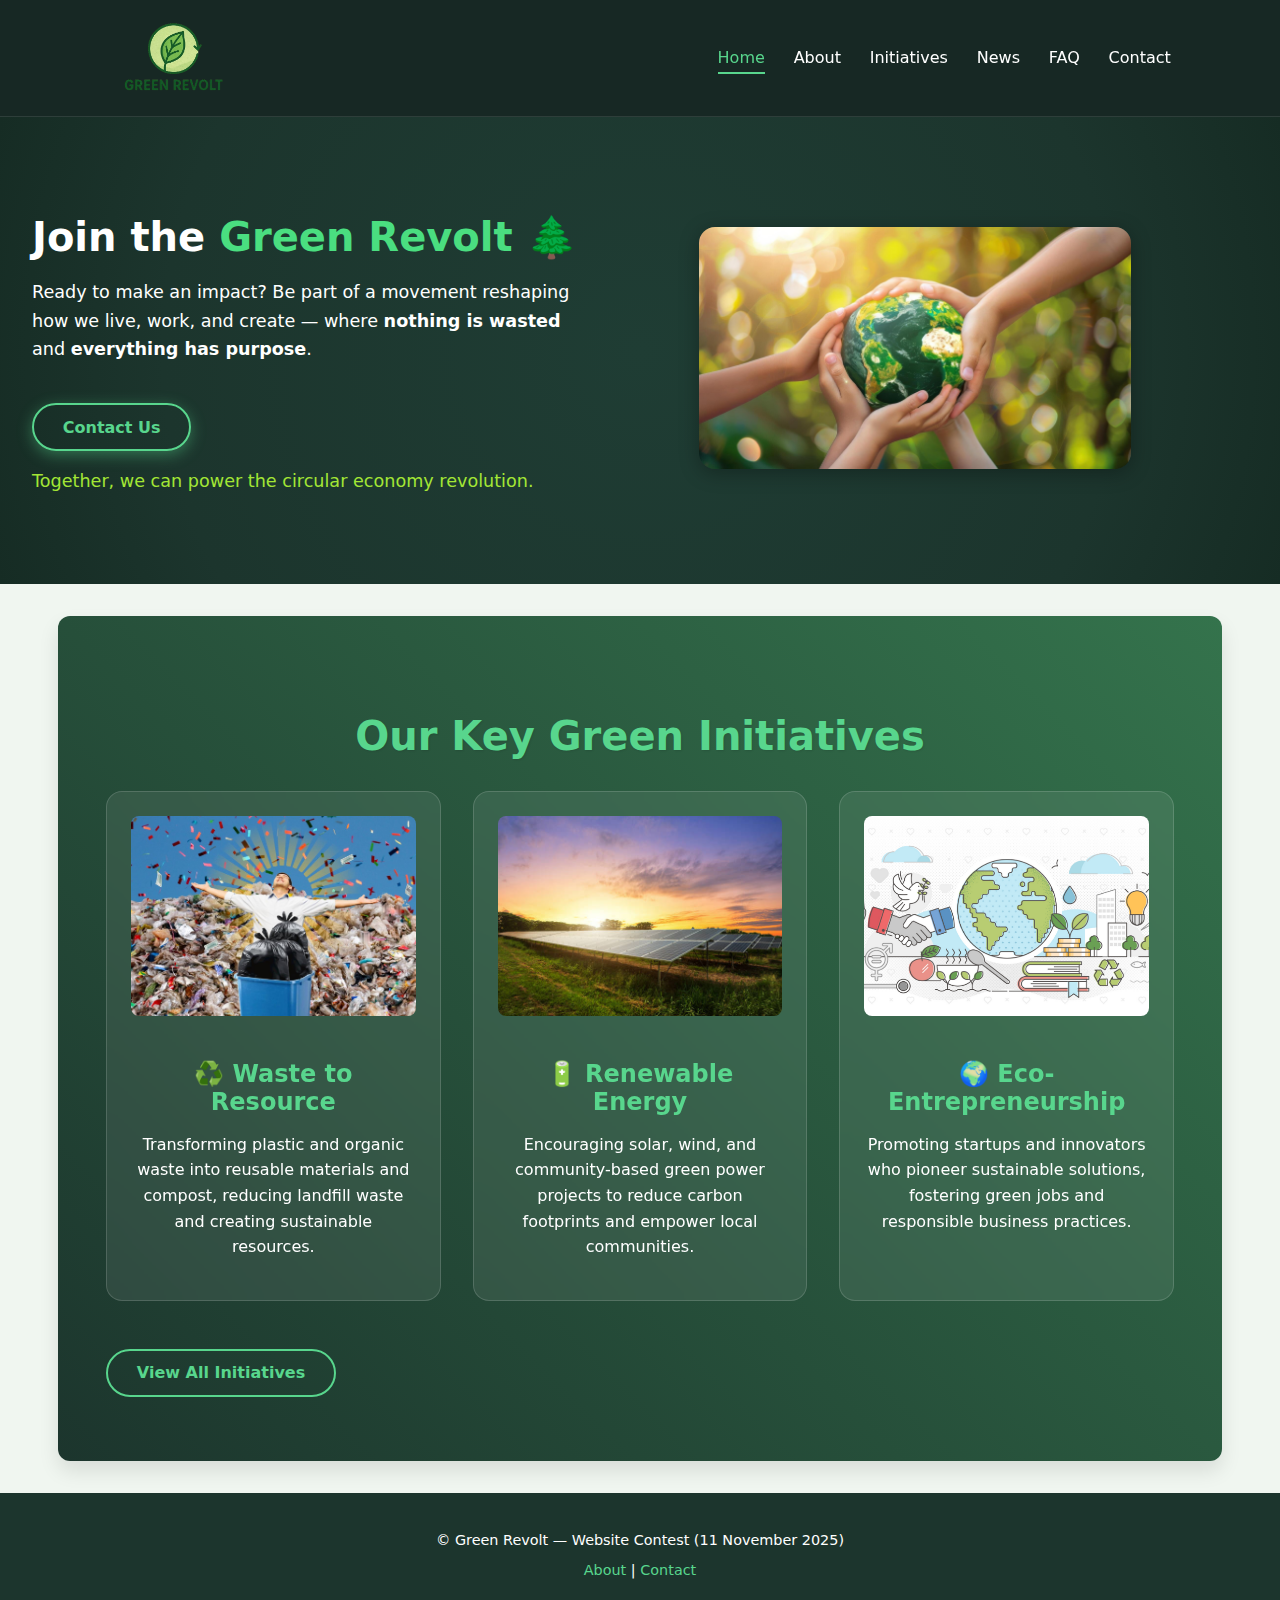
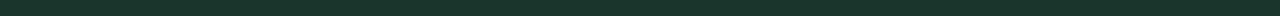
<file: index.html>
<!DOCTYPE html>
<html lang="en">
<head>
  <meta charset="UTF-8">
  <meta name="viewport" content="width=device-width, initial-scale=1.0">
  <meta name="title" content="Green Revolt – Circular Economy & Green Entrepreneurshipy">
<meta name="description" content="Join Green Revolt: empowering eco-friendly innovation, sustainability, and the circular economy movement.">
<meta name="image" content="https://your-site-url.com/preview.jpg">

  <title>Green Revolt</title>

  <link rel="icon" href="favicon.ico" type="image/x-icon">
  <link rel="stylesheet" href="styles.css">
</head>

<body>
  <!-- HEADER / NAVIGATION -->
  <header class="header">
    <div class="container nav-container">
      <div class="branding">
        <img src="logo.png" alt="Green Revolt Logo" class="logo">
      </div>

      <nav class="navbar">
        <ul>
          <li><a href="index.html" class="active">Home</a></li>
          <li><a href="about.html">About</a></li>
          <li><a href="initiatives.html">Initiatives</a></li>
		  <li><a href="news.html">News</a></li>
          <li><a href="faq.html">FAQ</a></li>
          <li><a href="contact.html">Contact</a></li>
        </ul>
      </nav>

      <button id="menuToggle" class="menu-toggle">☰</button>
    </div>
  </header>

<!-- HERO SECTION -->
<section class="hero flex-container">
  <div class="hero-text">
    <h2>Join the <span class="highlight">Green Revolt 🌲</span></h2>
    <p>
      Ready to make an impact? Be part of a movement reshaping how we live, work, and create — 
      where <strong>nothing is wasted</strong> and <strong>everything has purpose</strong>.
    </p>
    <a href="contact.html" class="btn btn-primary">Contact Us</a>
    <p class="note">Together, we can power the circular economy revolution.</p>
  </div>

  <div class="hero-image">
    <img src="./images/heropage.jpeg" alt="People collaborating for sustainability">
  </div>
</section>
  <!-- ABOUT PREVIEW -->
<section class="rest preview-section">
  <div class="container">
    <h2>Our Key Green Initiatives</h2>
    <div class="card-grid">
      <!-- Waste to Resource Card -->
      <div class="card">
        <div class="image-container">
          <img src="./images/Waste to Wealth.jpg" alt="Waste to Resource Project" class="card-image">
        </div>
        <h3>♻️ Waste to Resource</h3>
        <p>Transforming plastic and organic waste into reusable materials and compost, reducing landfill waste and creating sustainable resources.</p>
      </div>

      <!-- Renewable Energy Card -->
      <div class="card">
        <div class="image-container">
          <img src="./images/solar panel.jpg" alt="Renewable Energy Projects" class="card-image">
        </div>
        <h3>🔋 Renewable Energy</h3>
        <p>Encouraging solar, wind, and community-based green power projects to reduce carbon footprints and empower local communities.</p>
      </div>

      <!-- Eco-Entrepreneurship Card -->
      <div class="card">
        <div class="image-container">
          <img src="./images/green entrepreneurship.png" class="card-image">
        </div>
        <h3>🌍 Eco-Entrepreneurship</h3>
        <p>Promoting startups and innovators who pioneer sustainable solutions, fostering green jobs and responsible business practices.</p>
      </div>
    </div>
    <a href="initiatives.html" class="btn">View All Initiatives</a>
  </div>
</section>


  <!-- FOOTER -->
  <footer>
    <p>© <span id="year"></span> Green Revolt — Website Contest (11 November 2025)</p>
    <p>
      <a href="about.html">About</a> |
      <a href="contact.html">Contact</a>
    </p>
  </footer>
</body>
</html>
</file>
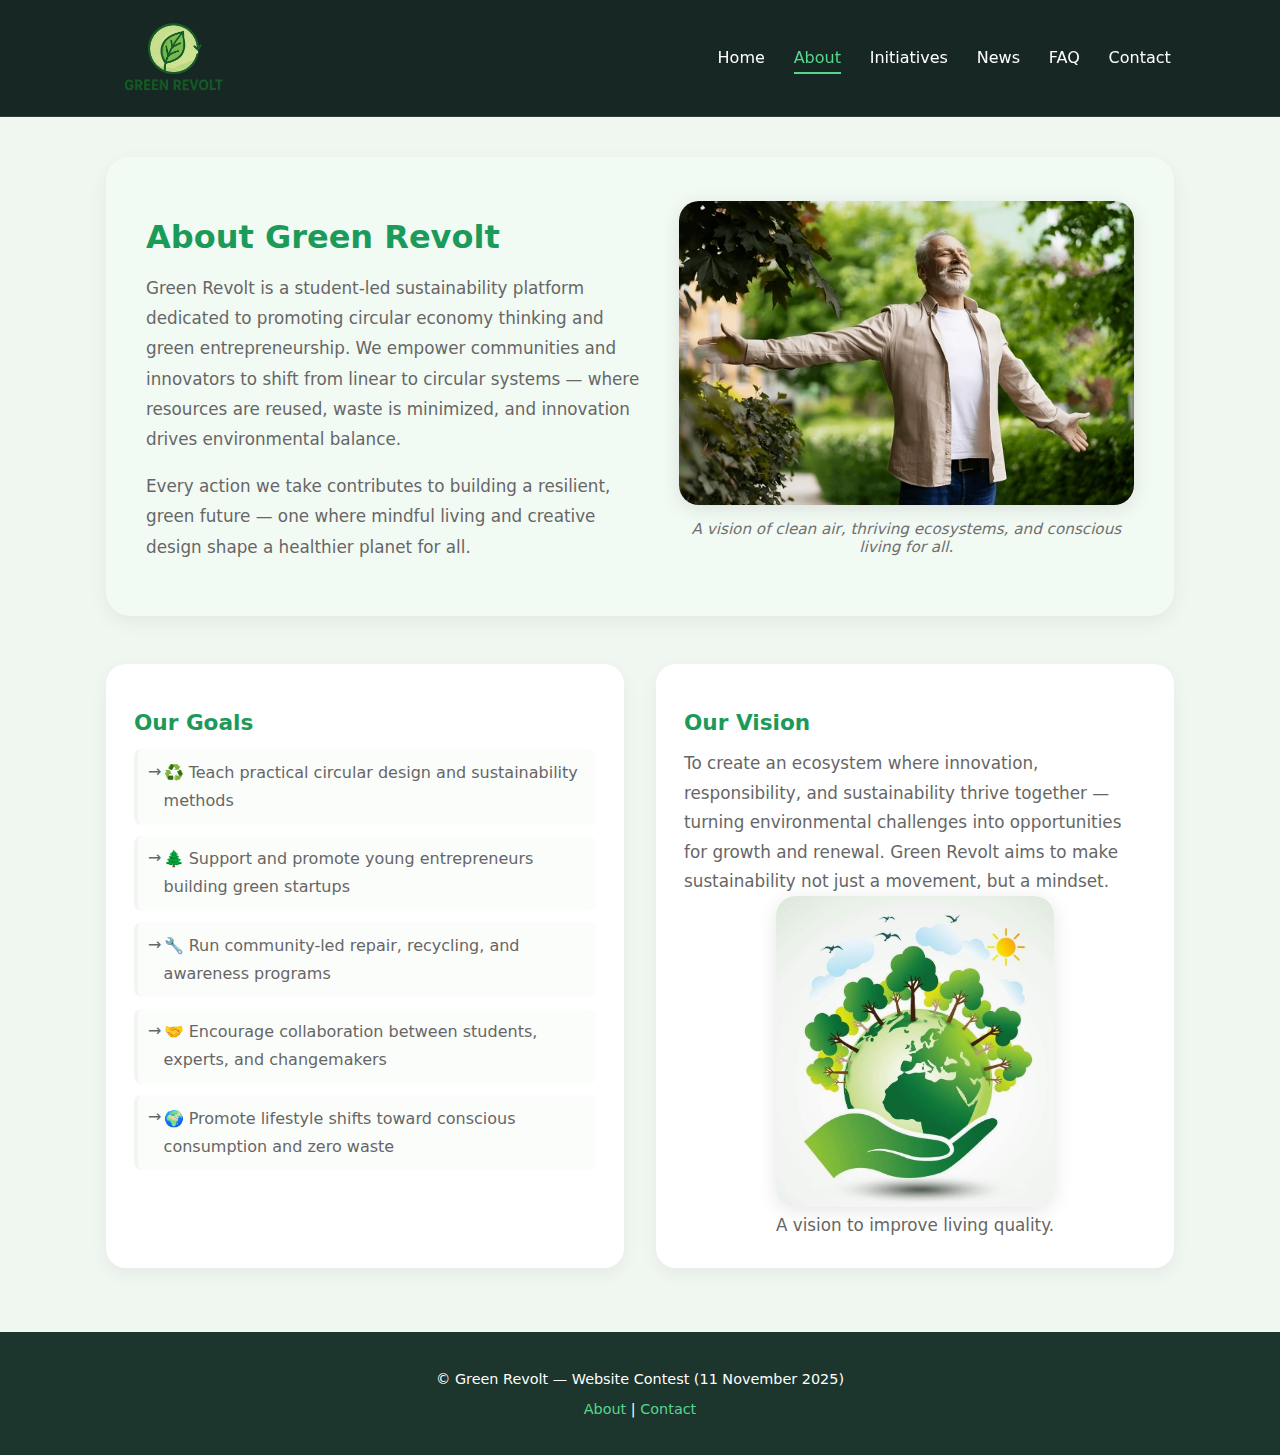
<file: about.html>
<!doctype html>
<html lang="en">
<head>
<meta charset="utf-8">
<meta name="viewport" content="width=device-width,initial-scale=1">
<title>About — Green Revolt</title>
<link rel="icon" href="/favicon.ico">
<link rel="stylesheet" href="/styles.css">
</head>
<body>
  <!-- HEADER / NAVIGATION -->
  <header class="header">
    <div class="container nav-container">
      <div class="branding">
        <img src="logo.png" alt="Green Revolt Logo" class="logo">
      </div>

      <nav class="navbar">
        <ul>
          <li><a href="index.html">Home</a></li>
          <li><a href="about.html" class="active">About</a></li>
          <li><a href="initiatives.html">Initiatives</a></li>
		  <li><a href="news.html">News</a></li>
          <li><a href="faq.html">FAQ</a></li>
          <li><a href="contact.html">Contact</a></li>
        </ul>
      </nav>

      <button id="menuToggle" class="menu-toggle">☰</button>
    </div>
  </header>

<main class="container about-page">
  <section class="about-hero">
    <div class="about-text">
      <h1>About Green Revolt</h1>
      <p>
        Green Revolt is a student-led sustainability platform dedicated to promoting circular economy thinking 
        and green entrepreneurship. We empower communities and innovators to shift from linear to circular systems — 
        where resources are reused, waste is minimized, and innovation drives environmental balance.
      </p>
      <p>
        Every action we take contributes to building a resilient, green future — one where mindful living 
        and creative design shape a healthier planet for all.
      </p>
    </div>

    <div class="about-image">
      <img src="./images/freshair.webp" alt="Person breathing fresh air surrounded by greenery">
      <p class="caption">A vision of clean air, thriving ecosystems, and conscious living for all.</p>
    </div>
  </section>

  <section class="about-core">
    <div class="goals">
      <h2>Our Goals</h2>
      <ul>
        <li>♻️ Teach practical circular design and sustainability methods</li>
        <li>🌲 Support and promote young entrepreneurs building green startups</li>
        <li>🔧 Run community-led repair, recycling, and awareness programs</li>
        <li>🤝 Encourage collaboration between students, experts, and changemakers</li>
        <li>🌍 Promote lifestyle shifts toward conscious consumption and zero waste</li>
      </ul>
    </div>

    <div class="vision">
      <h2>Our Vision</h2>
      <p>
        To create an ecosystem where innovation, responsibility, and sustainability thrive together — 
        turning environmental challenges into opportunities for growth and renewal. 
        Green Revolt aims to make sustainability not just a movement, but a mindset.
      </p>
	      <div class="vision-image">
      <img src="./images/greenearth.jpg" alt="Earth globe image with greenary">
      <p class="caption">A vision to improve living quality.</p>
    </div>
  </section>
</main>

  <!-- FOOTER -->
  <footer>
    <p>© <span id="year"></span> Green Revolt — Website Contest (11 November 2025)</p>
    <p>
      <a href="about.html">About</a> |
      <a href="contact.html">Contact</a>
    </p>
  </footer>
</body>
</html>
</file>
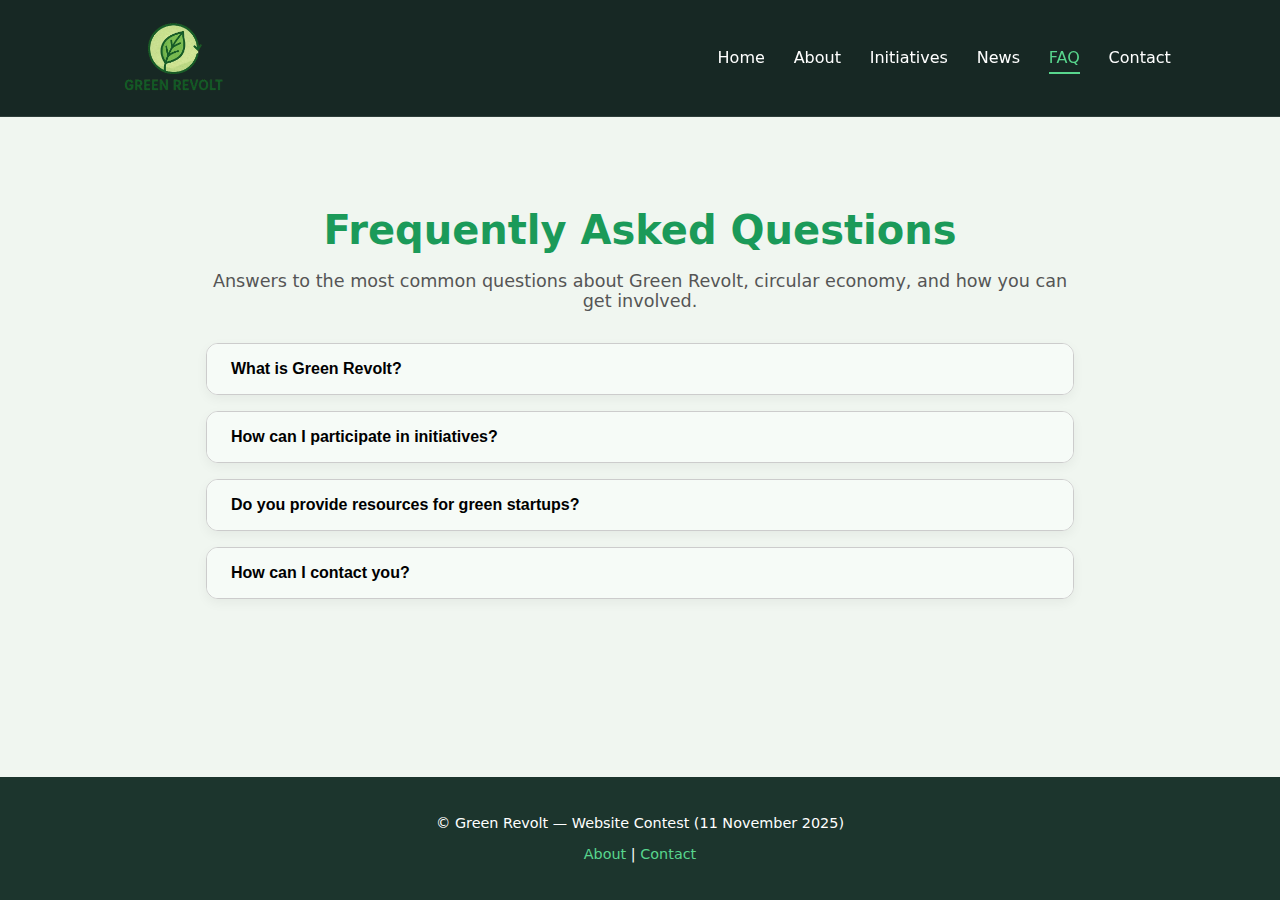
<file: faq.html>
<!doctype html>
<html lang="en">
<head>
<meta charset="utf-8">
<meta name="viewport" content="width=device-width,initial-scale=1">
<title>Resources — Green Revolt</title>
<link rel="icon" href="/favicon.ico">
<link rel="stylesheet" href="/styles.css">
</head>
<body>
  <!-- HEADER / NAVIGATION -->
  <header class="header">
    <div class="container nav-container">
      <div class="branding">
        <img src="logo.png" alt="Green Revolt Logo" class="logo">
      </div>

      <nav class="navbar">
        <ul>
          <li><a href="index.html">Home</a></li>
          <li><a href="about.html">About</a></li>
          <li><a href="initiatives.html">Initiatives</a></li>
		  <li><a href="news.html">News</a></li>
          <li><a href="faq.html" class="active">FAQ</a></li>
          <li><a href="contact.html">Contact</a></li>
        </ul>
      </nav>

      <button id="menuToggle" class="menu-toggle">☰</button>
    </div>
  </header>


<main class="container faq-main">
  <h1>Frequently Asked Questions</h1>
  <p>Answers to the most common questions about Green Revolt, circular economy, and how you can get involved.</p>

  <section class="faq-section">
    <div class="faq-item">
      <button class="faq-question">What is Green Revolt?</button>
      <div class="faq-answer">
        <p>Green Revolt is a platform supporting circular economy initiatives and green entrepreneurship through guidance, workshops, and community projects.</p>
      </div>
    </div>

    <div class="faq-item">
      <button class="faq-question">How can I participate in initiatives?</button>
      <div class="faq-answer">
        <p>You can join our events, volunteer, or submit your circular project ideas via the Contact page.</p>
      </div>
    </div>

    <div class="faq-item">
      <button class="faq-question">Do you provide resources for green startups?</button>
      <div class="faq-answer">
        <p>Yes, we provide templates, guides, and tools to help you design circular products and sustainable businesses.</p>
      </div>
    </div>

    <div class="faq-item">
      <button class="faq-question">How can I contact you?</button>
      <div class="faq-answer">
        <p>You can reach us via the Contact page or email us directly at <a href="mailto:hello@greenrevolt.example">hello@greenrevolt.example</a>.</p>
      </div>
    </div>
  </section>
</main>




  <!-- FOOTER -->
  <footer>
    <p>© <span id="year"></span> Green Revolt — Website Contest (11 November 2025)</p>
    <p>
      <a href="about.html">About</a> |
      <a href="contact.html">Contact</a>
    </p>
  </footer>
  <script>
document.querySelectorAll('.faq-question').forEach(button => {
  button.addEventListener('click', () => {
    const item = button.parentElement;
    item.classList.toggle('active');
  });
});
</script>

</body>
</html>
</file>
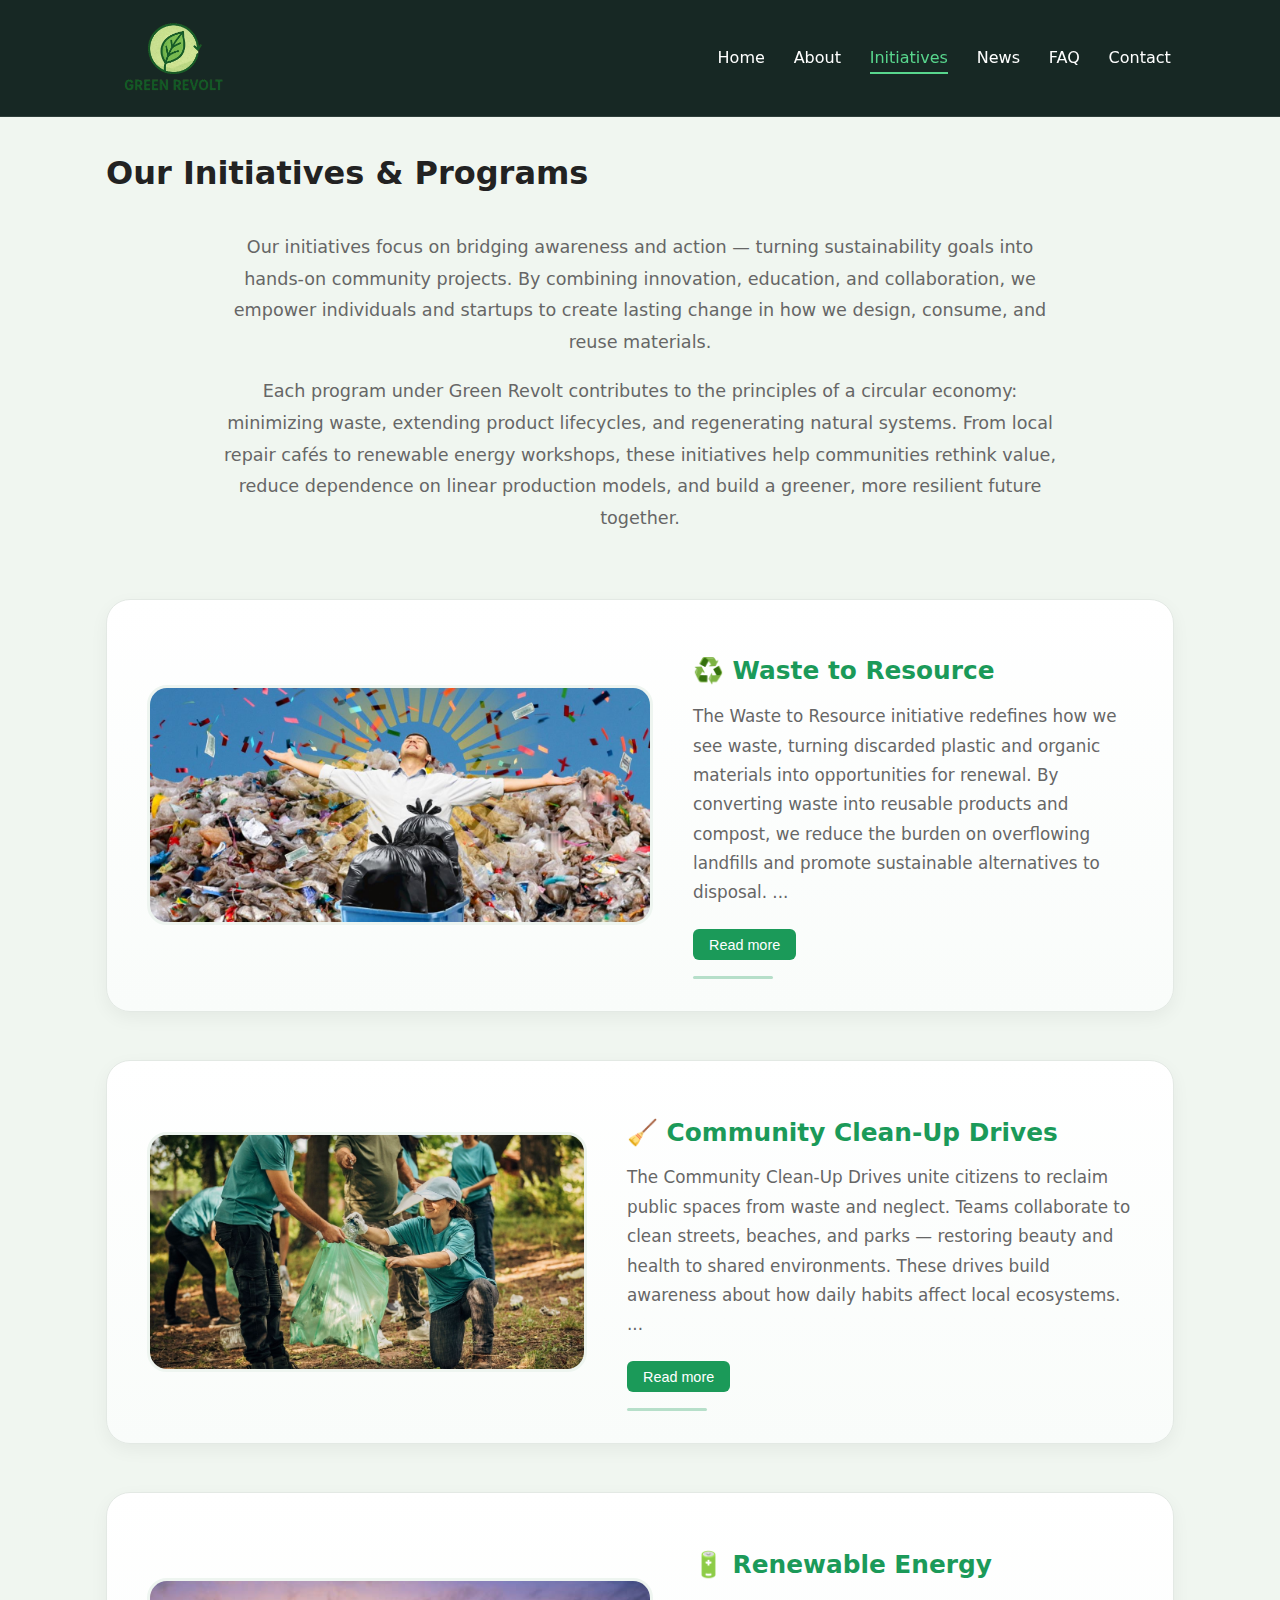
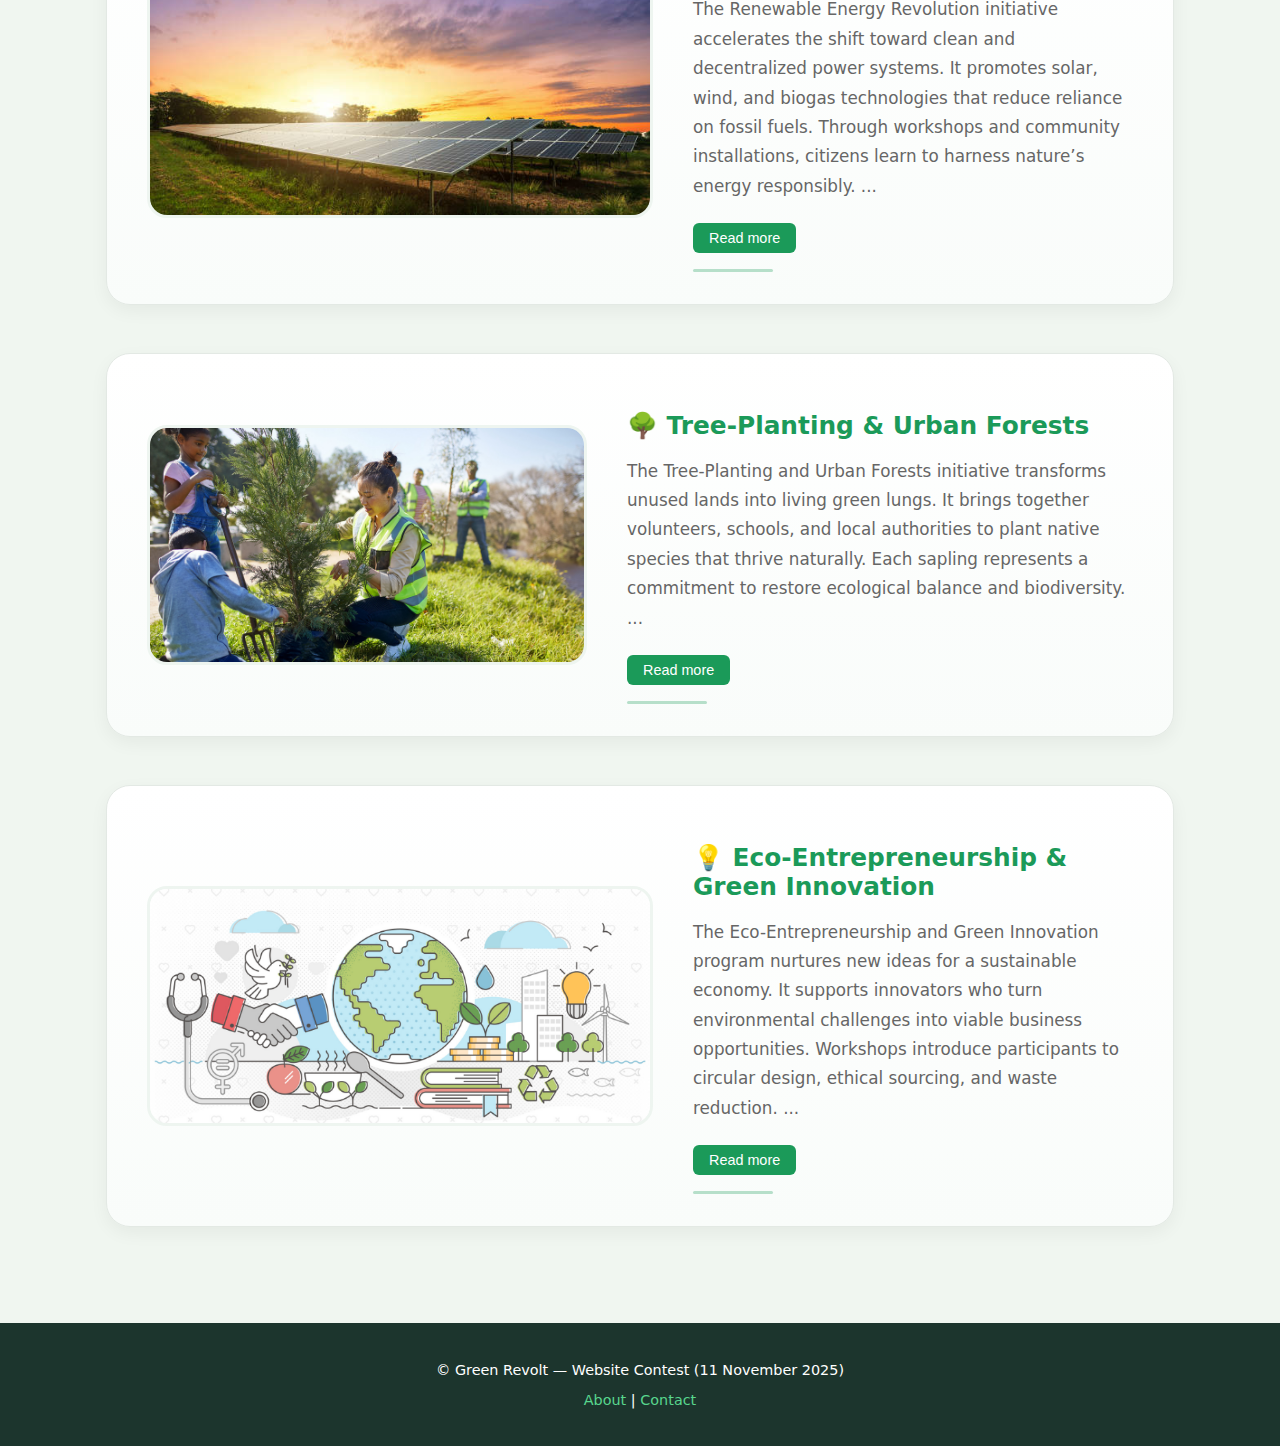
<file: initiatives.html>
<!doctype html>
<html lang="en">
<head>
<meta charset="utf-8">
<meta name="viewport" content="width=device-width,initial-scale=1">
<title>Initiatives — Green Revolt</title>
<link rel="icon" href="/favicon.ico">
<link rel="stylesheet" href="/styles.css">
<style>
.read-more {
  display: inline-block;
  margin-top: 0.6rem;
  background: var(--accent);
  color: #fff;
  border: none;
  padding: 0.45rem 1rem;
  border-radius: 6px;
  cursor: pointer;
  font-size: 0.9rem;
  transition: background 0.2s ease;
}
.read-more:hover {
  background: var(--accent-dark);
}
</style>
</head>
<body>
  <!-- HEADER / NAVIGATION -->
  <header class="header">
    <div class="container nav-container">
      <div class="branding">
        <img src="logo.png" alt="Green Revolt Logo" class="logo">
      </div>

      <nav class="navbar">
        <ul>
          <li><a href="index.html">Home</a></li>
          <li><a href="about.html">About</a></li>
          <li><a href="initiatives.html" class="active">Initiatives</a></li>
		  <li><a href="news.html">News</a></li>
          <li><a href="faq.html">FAQ</a></li>
          <li><a href="contact.html">Contact</a></li>
        </ul>
      </nav>

      <button id="menuToggle" class="menu-toggle">☰</button>
    </div>
  </header>

<main class="container">
  <h1>Our Initiatives & Programs</h1>

  <section class="initiatives-intro">
    <p>
      Our initiatives focus on bridging awareness and action — turning sustainability goals into hands-on community projects. 
      By combining innovation, education, and collaboration, we empower individuals and startups to create lasting change 
      in how we design, consume, and reuse materials.
    </p>
    <p>
      Each program under Green Revolt contributes to the principles of a circular economy: minimizing waste, 
      extending product lifecycles, and regenerating natural systems. 
      From local repair cafés to renewable energy workshops, these initiatives help communities rethink value, 
      reduce dependence on linear production models, and build a greener, more resilient future together.
    </p>
  </section>

  <section class="initiative-list">
    <div class="initiative-block">
      <img src="./images/Waste to Wealth.jpg" alt="Waste to Resource" class="initiative-img">
      <div class="initiative-content">
        <h3>♻️ Waste to Resource</h3>
        <p>
          The Waste to Resource initiative redefines how we see waste, turning discarded plastic and organic materials into opportunities for renewal. 
          By converting waste into reusable products and compost, we reduce the burden on overflowing landfills and promote sustainable alternatives to disposal. 
          Every transformation contributes to cleaner air, healthier soil, and a more balanced ecosystem. 
          Communities learn to separate, process, and reuse what was once considered trash, creating both awareness and local employment. 
          Plastic finds new life as durable goods, while organic matter enriches the earth as nutrient-rich compost. 
          This process not only conserves energy but also decreases the demand for virgin raw materials. 
          It encourages responsibility at every level — from households to industries. 
          The circular approach ensures that resources remain in continuous use, minimizing environmental loss. 
          As waste becomes raw material again, pollution declines and production cycles shorten. 
          It’s a movement that links innovation with responsibility. 
          Ultimately, it demonstrates that sustainability begins where waste ends.
        </p>
      </div>
    </div>

    <div class="initiative-block">
      <img src="./images/clean.jpg" alt="People cleaning street" class="initiative-img">
      <div class="initiative-content">
        <h3>🧹 Community Clean-Up Drives</h3>
        <p>
         The Community Clean-Up Drives unite citizens to reclaim public spaces from waste and neglect.
         Teams collaborate to clean streets, beaches, and parks — restoring beauty and health to shared environments.
         These drives build awareness about how daily habits affect local ecosystems.
         Participants witness firsthand the impact of plastic pollution and careless dumping.
         Through collective action, individuals learn that change begins at the community level.
         Collected waste is segregated for recycling or upcycled into creative materials.
         Local businesses often join to sponsor gloves, bins, and transportation, amplifying impact.
         Beyond cleaning, the events foster civic pride and environmental stewardship.
         Children and youth emerge as ambassadors for responsible waste management.
         Social media campaigns document progress and inspire neighboring areas to join.
         Every cleanup leaves more than a tidy space — it nurtures responsibility and hope.
         Ultimately, it turns simple effort into a habit of care for our planet.
        </p>
      </div>
    </div>

    <div class="initiative-block">
      <img src="./images/solar panel.jpg" alt="Renewable Energy" class="initiative-img">
      <div class="initiative-content">
        <h3>🔋 Renewable Energy</h3>
        <p>
          The Renewable Energy Revolution initiative accelerates the shift toward clean and decentralized power systems.
          It promotes solar, wind, and biogas technologies that reduce reliance on fossil fuels.
          Through workshops and community installations, citizens learn to harness nature’s energy responsibly.
          Households and institutions adopt rooftop solar systems to cut costs and emissions.
          Training programs empower youth to become skilled green energy technicians.
          Partnerships with local governments help expand microgrids in underserved areas.
          Every installed panel or turbine brings us closer to energy independence and resilience.
          Educational campaigns spread awareness about energy efficiency and conservation habits.
          Businesses are guided to adopt renewable energy as a long-term investment.
          The initiative encourages innovation in storage, smart grids, and off-grid solutions.
          By democratizing access to clean power, it uplifts both people and the planet.
          Together, these actions ignite a sustainable energy future for generations to come.
        </p>
      </div>
    </div>

    <div class="initiative-block">
      <img src="./images/tree.jpg" alt="Urban Green Spaces" class="initiative-img">
      <div class="initiative-content">
        <h3>🌳 Tree-Planting & Urban Forests</h3>
        <p>
          The Tree-Planting and Urban Forests initiative transforms unused lands into living green lungs.
          It brings together volunteers, schools, and local authorities to plant native species that thrive naturally.
          Each sapling represents a commitment to restore ecological balance and biodiversity.
          The program focuses on carbon absorption, soil restoration, and shade creation in urban zones.
          By mapping micro-climates, the right tree is planted in the right place for long-term growth.
          Regular maintenance drives ensure survival and promote water-efficient landscaping.
          Workshops educate citizens about pruning, mulching, and the value of native trees.
          Green corridors connect fragmented habitats, supporting birds and pollinators.
          These forests cool concrete neighborhoods and reduce air pollutants measurably.
          Partnerships with local industries help offset emissions responsibly.
          Every growing canopy becomes a classroom for sustainability in action.
          In time, the initiative builds greener, calmer, and cleaner cities for all.
        </p>
      </div>
    </div>

    <div class="initiative-block">
      <img src="./images/green entrepreneurship.png" alt="Renewable Power Drive" class="initiative-img">
      <div class="initiative-content">
        <h3>💡 Eco-Entrepreneurship & Green Innovation</h3>
        <p>
          The Eco-Entrepreneurship and Green Innovation program nurtures new ideas for a sustainable economy.
          It supports innovators who turn environmental challenges into viable business opportunities.
          Workshops introduce participants to circular design, ethical sourcing, and waste reduction.
          Startups receive mentorship to scale green products that serve people and planet alike.
          The initiative builds confidence to lead in renewable energy, recycling, and sustainable fashion.
          Through networking events, eco-founders connect with investors and communities.
          Students learn how social entrepreneurship can align profit with planetary health.
          Hands-on sessions encourage creative problem-solving using local materials.
          Pilot projects test renewable prototypes and bio-based alternatives.
          The ecosystem grows stronger as entrepreneurs collaborate instead of compete.
          Every success story inspires others to rethink the meaning of growth.
          Together, these changemakers power the transition to a cleaner, circular future.
        </p>
      </div>
    </div>
  </section>
</main>

  <!-- FOOTER -->
  <footer>
    <p>© <span id="year"></span> Green Revolt — Website Contest (11 November 2025)</p>
    <p>
      <a href="about.html">About</a> |
      <a href="contact.html">Contact</a>
    </p>
  </footer>

<script>
document.addEventListener("DOMContentLoaded", () => {
  document.querySelectorAll(".initiative-content p").forEach(p => {
    const btn = document.createElement("button");
    btn.textContent = "Read more";
    btn.className = "read-more";
    p.after(btn);

    const fullText = p.innerHTML.trim();
    const shortText = fullText.split(" ").slice(0, 60).join(" ") + "...";

    p.innerHTML = shortText;

    btn.addEventListener("click", () => {
      const expanded = btn.textContent === "Read less";
      p.innerHTML = expanded ? shortText : fullText;
      btn.textContent = expanded ? "Read more" : "Read less";
    });
  });
});
</script>
</body>
</html>
</file>
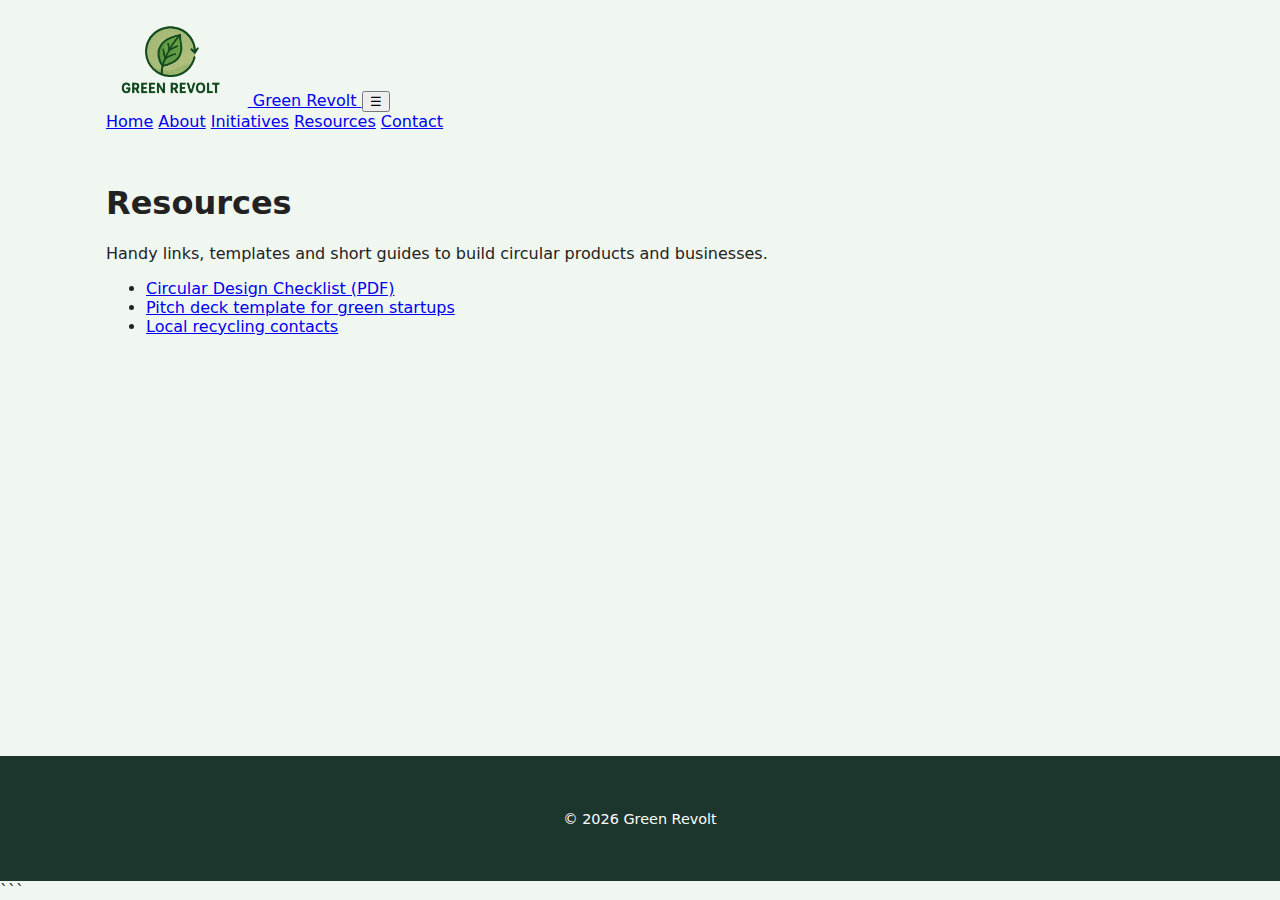
<file: resources.html>
<!doctype html>
<html lang="en">
<head>
<meta charset="utf-8">
<meta name="viewport" content="width=device-width,initial-scale=1">
<title>Resources — Green Revolt</title>
<link rel="icon" href="/favicon.ico">
<link rel="stylesheet" href="/styles.css">
</head>
<body>
<header class="site-header">
<div class="container header-inner">
<a href="index.html" class="brand">
<img src="/logo.png" alt="Green Revolt logo" class="logo">
<span class="site-title">Green Revolt</span>
</a>
<button id="nav-toggle-4" class="nav-toggle" aria-label="Toggle navigation">☰</button>
<nav id="main-nav-4" class="main-nav">
<a href="index.html">Home</a>
<a href="about.html">About</a>
<a href="initiatives.html">Initiatives</a>
<a href="resources.html">Resources</a>
<a href="contact.html">Contact</a>
</nav>
</div>
</header>


<main class="container">
<h1>Resources</h1>
<p>Handy links, templates and short guides to build circular products and businesses.</p>
<ul>
<li><a href="#">Circular Design Checklist (PDF)</a></li>
<li><a href="#">Pitch deck template for green startups</a></li>
<li><a href="#">Local recycling contacts</a></li>
</ul>
</main>


<footer class="site-footer">
<div class="container footer-inner">
<p>&copy; <span id="year-res"></span> Green Revolt</p>
</div>
</footer>
<script src="/scripts.js"></script>
</body>
</html>
```
</file>
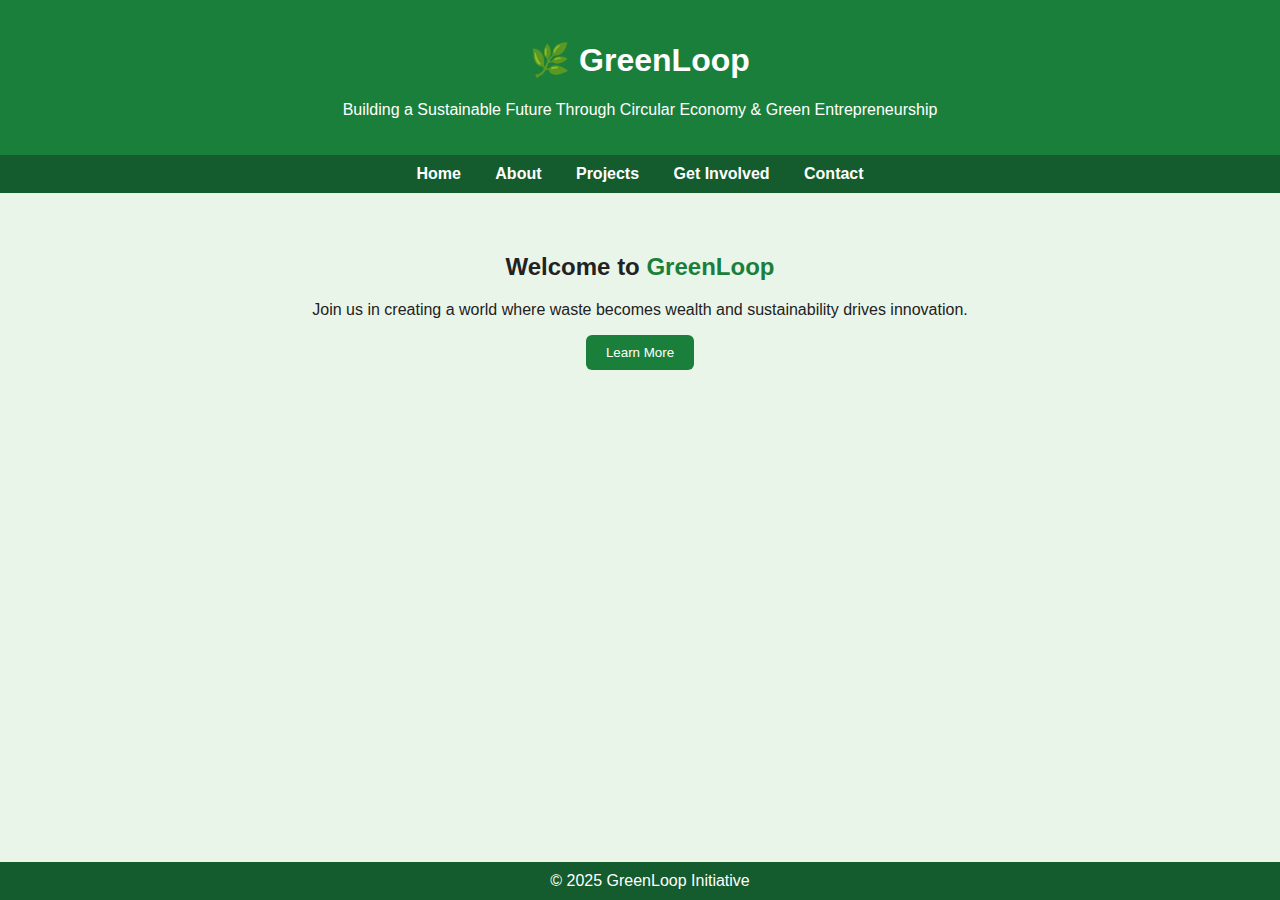
<file: web.html>
<!DOCTYPE html>
<html lang="en">
<head>
  <meta charset="UTF-8">
  <meta name="viewport" content="width=device-width, initial-scale=1.0">
  <title>GreenLoop - Circular Economy & Green Entrepreneurship</title>
  <style>
    body {
      margin: 0;
      font-family: 'Poppins', sans-serif;
      background-color: #eaf5ea;
      color: #222;
    }

    header {
      background-color: #1b7f3c;
      color: white;
      text-align: center;
      padding: 20px;
    }

    nav {
      background-color: #145c2d;
      text-align: center;
      padding: 10px;
    }

    nav a {
      color: white;
      text-decoration: none;
      margin: 0 15px;
      font-weight: bold;
    }

    nav a:hover {
      color: #a3f7bf;
    }

    section {
      padding: 40px;
      text-align: center;
    }

    .highlight {
      color: #1b7f3c;
      font-weight: bold;
    }

    button {
      background-color: #1b7f3c;
      color: white;
      padding: 10px 20px;
      border: none;
      border-radius: 6px;
      cursor: pointer;
    }

    button:hover {
      background-color: #145c2d;
    }

    footer {
      background-color: #145c2d;
      color: white;
      text-align: center;
      padding: 10px;
      position: fixed;
      bottom: 0;
      width: 100%;
    }
  </style>
</head>
<body>

  <header>
    <h1>🌿 GreenLoop</h1>
    <p>Building a Sustainable Future Through Circular Economy & Green Entrepreneurship</p>
  </header>

  <nav>
    <a href="#">Home</a>
    <a href="#">About</a>
    <a href="#">Projects</a>
    <a href="#">Get Involved</a>
    <a href="#">Contact</a>
  </nav>

  <section>
    <h2>Welcome to <span class="highlight">GreenLoop</span></h2>
    <p>Join us in creating a world where waste becomes wealth and sustainability drives innovation.</p>
    <button onclick="showMessage()">Learn More</button>
  </section>

  <footer>
    © 2025 GreenLoop Initiative
  </footer>

  <script>
    function showMessage() {
      alert("Together, we can make the Earth greener 🌱");
    }
  </script>

</body>
</html>
</file>
<file: styles.css>
/* ======================================= */
/* V2 - Optimized & Consolidated Stylesheet */
/* ======================================= */

/* --- CSS Variables --- */
:root {
  --accent: #1b9a59;
  --accent-dark: #167a45;
  --bg: #f6fbf7; /* Original base white */
  --muted: #666;
  --max-width: 1100px; /* Using the larger nav-container width */

  /* New Colors (Prioritized for new design) */
  --header-dark: #1C352D; /* Hero/Footer background color */
  --highlight-green: #58d68d; /* Primary accent green */
  --text-dark: #222;
  --base-light: #f0f6f0; /* New subtle body background color */
}

/* --- RESET + BASE --- */
* {
  box-sizing: border-box;
}

/* Base Body Styles and Layout */
html, body {
  height: 100%;
}
body {
  font-family: system-ui, -apple-system, "Segoe UI", Roboto, "Helvetica Neue", Arial;
  margin: 0;
  background-color: var(--base-light);
  background-blend-mode: multiply;
  color: var(--text-dark);
  display: flex; /* Flex setup for sticky footer */
  flex-direction: column;
  min-height: 100vh;
}
main {
  flex: 1; /* Fills remaining space for sticky footer */
  max-width: 1200px; /* A good maximum width for main content */
  margin: 0 auto;
  width: 100%;
  padding: 0 1rem;
}
body > * {
  /* optional: reset stray spacing on direct body children */
  margin: 0;
}

/* Container for max width logic (used in old blocks, kept for compatibility) */
.container {
  max-width: var(--max-width);
  margin: 0 auto;
  padding: 1rem;
}

/* --- NEW INDEX HEADER (Consolidated) --- */
.header {
  /* Glassmorphism: semi-transparent dark green with blur */
  background-color: rgba(11, 28, 24, 0.95);
  backdrop-filter: blur(8px);
  box-shadow: none;
  position: sticky;
  top: 0;
  z-index: 100;
  border-bottom: 1px solid rgba(255, 255, 255, 0.1);
}

.nav-container {
  display: flex;
  align-items: center;
  justify-content: space-between;
  max-width: var(--max-width);
  margin: 0 auto;
  padding: 0.8rem 1.2rem;
}

.branding {
  display: flex;
  filter: brightness(1.2);
  align-items: center;
  gap: 12px;
  text-decoration: none;
  color: #FFFFFF;
}

.branding h1 {
  color: #FFFFFF;
  font-size: 1.5rem;
  font-weight: 600;
  margin: 0;
}

.navbar ul {
  list-style: none;
  display: flex;
  gap: 1.8rem;
  margin: 0;
  padding: 0;
}

.navbar a {
  text-decoration: none;
  font-weight: 500;
  color: #FFFFFF;
  transition: color 0.2s ease, border-bottom 0.2s ease;
  padding-bottom: 5px;
}

.navbar a:hover,
.navbar a.active {
  color: var(--highlight-green);
  border-bottom: 2px solid var(--highlight-green);
  text-decoration: none;
}

.menu-toggle {
  display: none;
  background: var(--accent);
  color: white;
  font-size: 1.2rem;
  border: none;
  padding: 0.5rem 0.7rem;
  border-radius: 6px;
  cursor: pointer;
}

/* --- REMOVED OLD PAGES HEADER (.site-header, .header-inner, .brand, .site-title, .main-nav, .nav-toggle) --- */

/* Shared logo styling */
.logo {
  height: 90px;
  width: auto;
  object-fit: contain;
  margin-right: 12px;
  transition: transform 0.2s ease;
}
.logo:hover {
  transform: scale(1.05);
}

/* --- HERO SECTION --- */
.hero {
  display: flex;
  align-items: center;
  justify-content: space-between;
  padding: 4rem 2rem;
  background: radial-gradient(circle at center, #1f3d34 0%, var(--header-dark) 70%, #162c24 100%);
  color: #fff;
  flex-wrap: wrap;
}

.hero-text {
  flex: 1 1 400px;
  max-width: 550px;
}

.hero-text h2 {
  font-size: 2.5rem;
  font-weight: 700;
  margin-bottom: 1rem;
}

.hero-text .highlight {
  color: #4ade80; /* soft green accent */
}

.hero-text p {
  font-size: 1.1rem;
  line-height: 1.6;
  margin-bottom: 1.5rem;
}

/* --- PRIMARY BUTTON (CTA) --- */
.btn-primary {
  background-color: var(--highlight-green);
  color: var(--header-dark);
  padding: 0.9rem 1.8rem;
  border-radius: 50px;
  font-weight: 700;
  text-decoration: none;
  transition: background 0.3s, transform 0.2s, box-shadow 0.3s;
  box-shadow: 0 4px 15px rgba(88, 214, 141, 0.4);
  display: inline-block; /* Ensure button padding works */
}

.btn-primary:hover {
  background-color: #45a049;
  transform: translateY(-2px);
  box-shadow: 0 6px 20px rgba(88, 214, 141, 0.6);
}

.hero-image {
  flex: 1 1 400px;
  text-align: center;
}

.hero-image img {
  max-width: 65%;
  border-radius: 1rem;
  box-shadow: 0 4px 20px rgba(0, 0, 0, 0.3);
}

.note {
  margin-top: 1rem;
  font-size: 0.9rem;
  color: #a3e635;
}

/* --- OTHER CONTENT --- */

/* Circular Economy Section Wrapper */
.rest {
  background-color: transparent;
  padding: 2rem 0;
  margin: 0;
}

.intro-section {
  background: linear-gradient(135deg, #2e8b57, #2d593f);
  color: #ffffff;
  padding: 3rem 2rem;
  margin: 2rem auto;
  border-radius: 12px;
  box-shadow: 0 10px 20px rgba(0, 0, 0, 0.1);
  max-width: 1200px;
  text-align: center;
}

.intro-section h2 {
  font-size: 2.5rem;
  margin-bottom: 1.5rem;
  font-weight: 700;
  color: var(--highlight-green);
  text-shadow: 1px 1px 2px rgba(0, 0, 0, 0.1);
}

.intro-section p {
  font-size: 1.2rem;
  line-height: 1.8;
  max-width: 800px;
  margin: 0 auto 2rem;
  text-align: center;
}

.intro-section img {
  max-width: 100%;
  height: auto;
  border-radius: 12px;
  box-shadow: 0 8px 16px rgba(0, 0, 0, 0.1);
  margin: 1.5rem auto;
  display: block;
  transition: transform 0.3s ease;
}

.intro-section img:hover {
  transform: scale(1.02);
}

/* Key Green Initiatives Section */
.preview-section {
  background: linear-gradient(45deg, var(--header-dark), #34734c);
  color: #ffffff;
  padding: 3rem 2rem;
  margin: 2rem auto;
  border-radius: 12px;
  box-shadow: 0 10px 20px rgba(0, 0, 0, 0.1);
  max-width: 1200px;
}

.preview-section h2 {
  font-size: 2.5rem;
  margin-bottom: 2rem;
  text-align: center;
  color: var(--highlight-green);
  text-shadow: 1px 1px 2px rgba(0, 0, 0, 0.1);
}

/* Card Grid Layout */
.card-grid {
  display: grid;
  grid-template-columns: repeat(auto-fit, minmax(300px, 1fr));
  gap: 2rem;
  margin-bottom: 2rem;
}

/* Card Styling (Enhanced Glassmorphism) */
.card {
  background: rgba(255, 255, 255, 0.08);
  backdrop-filter: blur(10px);
  border: 1px solid rgba(255, 255, 255, 0.15);
  border-radius: 16px;
  padding: 1.5rem;
  text-align: center;
  transition: transform 0.3s ease, box-shadow 0.3s ease;
}

.card:hover {
  transform: translateY(-8px);
  box-shadow: 0 12px 20px rgba(0, 0, 0, 0.3);
}

/* Card Images */
.card img {
  width: 100%;
  height: 200px;
  object-fit: cover;
  border-radius: 8px;
  margin-bottom: 1rem;
  transition: transform 0.3s ease;
}

.card:hover img {
  transform: scale(1.03);
}

/* Card Text */
.card h3 {
  font-size: 1.5rem;
  margin-bottom: 0.8rem;
  color: var(--highlight-green);
}

.card p {
  font-size: 1rem;
  line-height: 1.6;
  color: #ffffff;
}

/* --- GENERIC BUTTON (Secondary CTA) --- */
.btn {
  display: inline-block;
  background: transparent;
  color: var(--highlight-green);
  padding: 0.8rem 1.8rem;
  border: 2px solid var(--highlight-green);
  border-radius: 50px;
  text-decoration: none;
  font-weight: 600;
  transition: background 0.3s ease, transform 0.2s ease, color 0.3s ease;
  margin-top: 1rem;
}

.btn:hover {
  background: var(--highlight-green);
  color: var(--header-dark);
  transform: scale(1.05);
}

.features {
  display: grid;
  grid-template-columns: repeat(auto-fit, minmax(220px, 1fr));
  gap: 1rem;
  margin: 2rem 0;
}
.features article {
  background: #6f8f6f;
  padding: 1.2rem;
  border-radius: 8px;
  box-shadow: 0 1px 3px rgba(0, 0, 0, 0.04);
}

.spotlight {
  background: #fff;
  padding: 1.5rem;
  border-radius: 8px;
}

/* --- FOOTER (Consolidated) --- */
footer {
  background-color: var(--header-dark);
  color: #ffffff;
  padding: 1.5rem 0;
  text-align: center;
  font-size: 0.9rem;
  width: 100%; /* Ensure footer spans full width */
}

footer a {
  color: var(--highlight-green);
  text-decoration: none;
  transition: color 0.2s;
}

footer a:hover {
  color: #ffffff;
  text-decoration: underline;
}

/* --- FORM ELEMENTS (General) --- */
.contact-form label {
  display: block;
  margin-bottom: 0.8rem;
}
input,
textarea {
  width: 100%;
  padding: 0.6rem;
  border: 1px solid #dfeee0;
  border-radius: 6px;
}
.form-status {
  margin-top: 0.6rem;
}

/* ======================================= */
/* V2 - Page Specific Styles */
/* ======================================= */

/* --- Initiatives Page --- */
.initiatives-intro {
  max-width: 850px;
  margin: 2.5rem auto 4rem;
  text-align: center;
  line-height: 1.8;
  color: var(--muted);
  font-size: 1.1rem;
}

.initiative-list {
  display: flex;
  flex-direction: column;
  gap: 3rem;
  margin-bottom: 5rem;
}

.initiative-block {
  display: grid;
  grid-template-columns: 1.15fr 1fr;
  align-items: center;
  gap: 2.5rem;
  background: linear-gradient(180deg, #ffffff 0%, #f9fcfa 100%);
  border: 1px solid #e3e9e4;
  border-radius: 1.5rem;
  padding: 2rem 2.5rem;
  box-shadow: 0 6px 18px rgba(0, 0, 0, 0.05);
  transition: transform 0.3s ease, box-shadow 0.3s ease;
}

.initiative-block:hover {
  transform: translateY(-5px);
  box-shadow: 0 10px 26px rgba(0, 0, 0, 0.08);
}

.initiative-img {
  width: 100%;
  height: 240px;
  object-fit: cover;
  border-radius: 1.25rem;
  border: 3px solid #eef5f0;
}

.initiative-content h3 {
  color: var(--accent);
  font-size: 1.55rem;
  font-weight: 600;
  margin-bottom: 0.6rem;
}

.initiative-content p {
  color: var(--muted);
  line-height: 1.75;
  font-size: 1.05rem;
  margin-bottom: 0.75rem;
}

.initiative-content::after {
  content: "";
  display: block;
  width: 80px;
  height: 3px;
  background: var(--accent);
  border-radius: 2px;
  margin-top: 1rem;
  opacity: 0.3;
}

/* Alternate sides */
.initiative-block:nth-child(even) {
  grid-template-columns: 1fr 1.15fr;
}
.initiative-block:nth-child(even) .initiative-content {
  order: 2;
}
.initiative-block:nth-child(even) .initiative-img {
  order: 1;
}

.read-more {
  display: none;
}
.read-toggle {
  color: var(--accent);
  font-weight: 500;
  cursor: pointer;
  user-select: none;
  transition: color 0.2s;
}
.read-toggle:hover {
  color: var(--accent-dark);
}

/* --- About Page --- */
.about-page {
  max-width: 1100px;
  margin: 2.5rem auto 4rem;
  padding: 0 1rem;
}

.about-hero {
  display: grid;
  grid-template-columns: 1.1fr 1fr;
  gap: 2rem;
  align-items: center;
  background: #f2faf4;
  padding: 2.5rem;
  border-radius: 1.5rem;
  box-shadow: 0 6px 20px rgba(0,0,0,0.06);
}

.about-text h1 {
  color: var(--accent);
  font-size: 2rem;
  margin-bottom: 0.75rem;
  font-weight: 600;
}

.about-text p {
  color: var(--muted);
  line-height: 1.8;
  font-size: 1.05rem;
  margin-bottom: 0.9rem;
}

.about-image {
  text-align: center;
}
.about-image img {
  width: 100%;
  border-radius: 1.25rem;
  object-fit: cover;
  box-shadow: 0 4px 20px rgba(0,0,0,0.10);
  transition: transform 0.3s ease, filter 0.3s ease;
  filter: brightness(0.98) saturate(1.06);
}
.about-image img:hover {
  transform: scale(1.02);
  filter: brightness(1.03) saturate(1.12);
}
.about-image .caption {
  margin-top: 0.7rem;
  font-size: 0.95rem;
  color: #6f6f6f;
  font-style: italic;
}

.about-core {
  margin-top: 3rem;
  display: grid;
  grid-template-columns: 1fr 1fr;
  gap: 2rem;
}

.goals, .vision {
  background: #fff;
  border-radius: 1.25rem;
  padding: 1.75rem;
  box-shadow: 0 6px 18px rgba(0,0,0,0.05);
  transition: transform 0.25s ease, box-shadow 0.25s ease;
}

.goals:hover, .vision:hover {
  transform: translateY(-4px);
  box-shadow: 0 12px 30px rgba(0,0,0,0.08);
}

.goals h2, .vision h2 {
  color: var(--accent);
  margin-bottom: 0.9rem;
  font-size: 1.35rem;
  font-weight: 600;
}

.goals ul {
  list-style: none;
  padding: 0;
  margin: 0;
  color: var(--muted);
  line-height: 1.75;
}
.goals ul li {
  position: relative;
  padding-left: 1.6rem;
  margin-bottom: 0.7rem;
  background: #fbfdfb;
  border-radius: 8px;
  padding: 0.6rem 0.8rem 0.6rem 1.6rem;
  border-left: 4px solid rgba(0,0,0,0.03);
}
.goals ul li::before {
  content: "→";
  position: absolute;
  left: 10px;
  top: 30%; /* Center the arrow vertically */
  transform: translateY(-50%);
}

.vision p {
  color: var(--muted);
  line-height: 1.75;
  font-size: 1.05rem;
  margin: 0;
}
.vision-image {
  text-align: center;
}
.vision-image img {
  width: 60%;
  border-radius: 1.25rem;
  object-fit: cover;
  box-shadow: 0 4px 20px rgba(0,0,0,0.10);
  transition: transform 0.3s ease, filter 0.3s ease;
  filter: brightness(0.98) saturate(1.06);
}
.vision-image img:hover {
  transform: scale(1.02);
  filter: brightness(1.03) saturate(1.12);
}

/* --- Contact Page --- */
.contact-main {
  margin: 3rem auto;
  max-width: 1000px;
  width: 90%;
  display: grid;
  gap: 3rem;
}

.contact-intro {
  text-align: center;
}

.contact-intro h1 {
  font-size: 2.5rem;
  color: var(--accent); /* Use variable for consistency */
  margin-bottom: 0.5rem;
}

.contact-intro p {
  font-size: 1.1rem;
  color: #555;
  margin-bottom: 1rem;
}

.contact-info {
  font-style: normal;
  color: #666;
  line-height: 1.7;
}

.contact-info a {
  color: var(--accent); /* Use variable for consistency */
  text-decoration: underline;
}

.contact-panel {
  display: grid;
  grid-template-columns: 1fr 1fr;
  gap: 2rem;
  align-items: center;
  background: var(--bg); /* Use base white variable */
  padding: 2rem;
  border-radius: 1rem;
  box-shadow: 0 10px 25px rgba(0,0,0,0.05);
}

.contact-image {
  position: relative;
  overflow: hidden;
  border-radius: 1rem;
  margin: 0;
  padding: 0;
}

.hero-img {
  width: 100%;
  height: 100%;
  object-fit: cover;
  display: block;
  border-radius: 1rem;
  box-shadow: 0 8px 20px rgba(0,0,0,0.1);
  transition: transform 0.3s ease;
}

.hero-img:hover {
  transform: scale(1.03);
}

.contact-form {
  background: #ffffff;
  padding: 2rem;
  border-radius: 1rem;
  box-shadow: 0 4px 20px rgba(0,0,0,0.08);
}


/* --- FAQ Page --- */
.faq-main {
  margin: 3rem auto;
  max-width: 900px;
  width: 90%;
}

.faq-main h1 {
  font-size: 2.5rem;
  color: var(--accent);
  margin-bottom: 0.5rem;
  text-align: center;
}

.faq-main p {
  font-size: 1.1rem;
  color: #555;
  margin-bottom: 2rem;
  text-align: center;
}

.faq-section {
  display: flex;
  flex-direction: column;
  gap: 1rem;
}

.faq-item {
  border: 1px solid #ccc;
  border-radius: 0.75rem;
  overflow: hidden;
  background: #fff;
  box-shadow: 0 4px 12px rgba(0,0,0,0.05);
}

.faq-question {
  width: 100%;
  text-align: left;
  padding: 1rem 1.5rem;
  font-weight: 600;
  font-size: 1rem;
  background: var(--bg); /* Use base white variable for background */
  border: none;
  cursor: pointer;
  transition: background 0.3s;
}

.faq-question:hover {
  background: #e2f4e7;
}

.faq-answer {
  padding: 1rem 1.5rem;
  font-size: 0.95rem;
  color: #555;
  display: none;
  line-height: 1.6;
}

.faq-item.active .faq-answer {
  display: block;
}

/* --- News / Global Updates Page --- */
.news-main {
  margin: 3rem auto;
  max-width: 1100px;
  width: 90%;
}
.news-main h1 {
  font-size: 2.8rem;
  color: var(--accent);
  text-align: center;
  margin-bottom: 0.5rem;
}
.news-main p.lead {
  font-size: 1.2rem;
  color: #555;
  text-align: center;
  margin-bottom: 2rem;
}
.news-grid {
  display: grid;
  grid-template-columns: repeat(auto-fill, minmax(320px, 1fr));
  gap: 2rem;
}
.news-card {
  background: #fff;
  border-radius: 1rem;
  overflow: hidden;
  box-shadow: 0 8px 20px rgba(0,0,0,0.06);
  transition: transform 0.3s, box-shadow 0.3s;
}
.news-card:hover {
  transform: translateY(-4px);
  box-shadow: 0 12px 28px rgba(0,0,0,0.08);
}
.news-img {
  width: 100%;
  height: 180px;
  object-fit: cover;
}
.news-content {
  padding: 1.5rem;
  display: flex;
  flex-direction: column;
}
.news-category {
  font-size: 0.85rem;
  color: #888;
  margin-bottom: 0.4rem;
  text-transform: uppercase;
  letter-spacing: 0.5px;
}
.news-title {
  font-size: 1.4rem;
  color: var(--accent);
  margin: 0.4rem 0 0.8rem;
  flex-grow: 1;
}
.news-date {
  font-size: 0.9rem;
  color: #999;
  margin-bottom: 0.8rem;
}
.news-summary {
  font-size: 1rem;
  color: #444;
  margin-bottom: 1rem;
  line-height: 1.5;
}
.news-readmore {
  margin-top: auto;
  text-decoration: none;
  font-weight: 600;
  color: var(--accent);
  transition: color 0.3s;
}
.news-readmore:hover {
  color: var(--accent-dark);
}

/* ======================================= */
/* V2 - Responsive Design */
/* ======================================= */

@media (max-width: 1100px) {
  /* Adjust max-width if necessary, but using the variable should be fine */
}

@media (max-width: 900px) {
  /* Initiatives Page */
  .initiative-block {
    grid-template-columns: 1fr;
    padding: 1.5rem;
  }
  .initiative-img {
    height: 210px;
  }
  .initiative-content h3 {
    font-size: 1.35rem;
  }
  .initiative-content p {
    font-size: 1rem;
  }

  /* About Page */
  .about-hero {
    grid-template-columns: 1fr;
    padding: 1.5rem;
  }
  .about-core {
    grid-template-columns: 1fr;
  }
  .about-page {
    padding: 0 1rem;
    margin: 1.5rem auto 3rem;
  }
  .about-text h1 {
    font-size: 1.8rem;
  }
  .about-image img {
    height: auto;
  }

  /* Contact Page */
  .contact-panel {
    grid-template-columns: 1fr;
    padding: 1rem;
  }
  /* .contact-panel::before { display: none; } Removed optional/unused selector */
  .contact-image {
    margin-bottom: 1.5rem;
  }

  /* News Page */
  .news-grid {
    grid-template-columns: 1fr;
  }
}

@media (max-width: 800px) {
  /* Navbar for new homepage structure (Mobile Menu Logic) */
  .navbar ul {
    flex-direction: column;
    width: 100%;
    text-align: center;
    margin-top: 1rem;
    display: none;
    background: var(--header-dark); /* Use a dark background for the menu dropdown */
    position: absolute;
    top: 100%; /* Drop down below the header */
    left: 0;
    padding: 0.5rem 0;
    border-top: 1px solid rgba(255, 255, 255, 0.1);
  }
  .navbar ul li {
    padding: 0.5rem 0;
  }
  .navbar ul.show {
    display: flex; /* Override display:none when .show is active */
  }
  .menu-toggle {
    display: block;
  }

  /* Hero Section */
  .hero {
    flex-direction: column-reverse;
    text-align: center;
  }

  /* General Content */
  .intro-section h2,
  .preview-section h2 {
    font-size: 2rem;
  }
}

@media (max-width: 600px) {
  /* FAQ Page */
  .faq-main h1 {
    font-size: 2rem;
  }

  /* News Page */
  .news-img {
    height: 140px;
  }
  .news-title {
    font-size: 1.2rem;
  }
}
</file>
